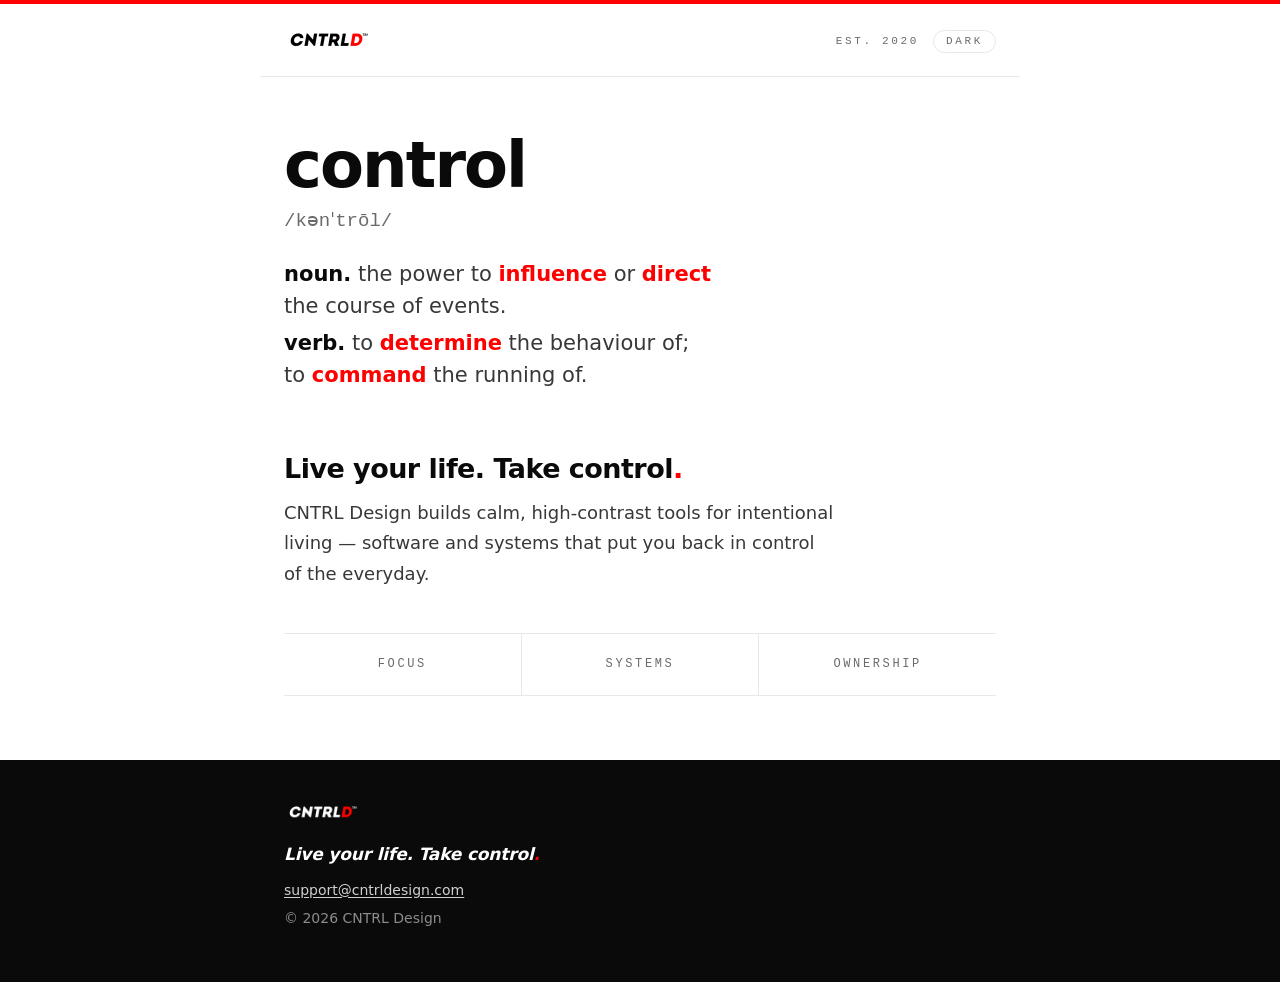
<file: index.html>
<!doctype html>
<html lang="en">
<head>
  <meta charset="utf-8">
  <meta name="viewport" content="width=device-width, initial-scale=1">
  <title>CNTRL Design — Live your life. Take control.</title>
  <meta name="description" content="CNTRL Design builds calm, high-contrast tools for intentional living &mdash; software and systems that put you back in control of the everyday.">
  <link rel="canonical" href="https://cntrldesign.com/">
  <meta property="og:title" content="CNTRL Design — Live your life. Take control.">
  <meta property="og:description" content="CNTRL Design builds calm, high-contrast tools for intentional living &mdash; software and systems that put you back in control of the everyday.">
  <meta property="og:url" content="https://cntrldesign.com/">
  <meta property="og:site_name" content="CNTRL Design">
  <meta property="og:type" content="website">
  <meta name="twitter:card" content="summary">
  <meta name="twitter:title" content="CNTRL Design — Live your life. Take control.">
  <meta name="twitter:description" content="CNTRL Design builds calm, high-contrast tools for intentional living &mdash; software and systems that put you back in control of the everyday.">
  <meta name="twitter:url" content="https://cntrldesign.com/">
  <link rel="icon" href="favicon.svg" type="image/svg+xml">
  <link rel="icon" href="favicon.png" sizes="256x256" type="image/png">
  <link rel="apple-touch-icon" href="apple-touch-icon.png">
  <link rel="stylesheet" href="style.css">
  <script>
  (function(){try{var t=localStorage.getItem('theme');if(t==='dark')document.documentElement.setAttribute('data-theme','dark');}catch(e){}
  document.addEventListener('DOMContentLoaded',function(){var h=document.querySelector('.site-head');if(!h)return;var b=document.createElement('button');b.className='theme-toggle';b.type='button';var cur=function(){return document.documentElement.getAttribute('data-theme')==='dark'?'dark':'light';};var upd=function(){var d=cur()==='dark';b.textContent=d?'Light':'Dark';b.setAttribute('aria-label',d?'Switch to light mode':'Switch to dark mode');};upd();b.addEventListener('click',function(){var n=cur()==='dark'?'light':'dark';if(n==='dark')document.documentElement.setAttribute('data-theme','dark');else document.documentElement.removeAttribute('data-theme');try{localStorage.setItem('theme',n);}catch(e){}upd();});h.appendChild(b);});})();
  </script>
</head>
<body>
  <a class="skip" href="#main">Skip to content</a>
  <div class="brandbar"></div>

  <header class="site-head">
    <a class="logo" href="index.html" aria-label="CNTRL Design home">
      <img class="logo-light" src="img/logo-black.png" alt="CNTRL Design" width="180" height="60" loading="eager">
      <img class="logo-dark" src="img/logo-white.png" alt="CNTRL Design" width="180" height="60" loading="eager">
    </a>
    <span class="label">Est. 2020</span>
  </header>

  <main class="wrap" id="main">
    <section class="def">
      <h1 class="def-word">control</h1>
      <p class="def-ipa">/k&#601;n&#712;tr&#333;l/</p>
      <p class="def-line"><span class="pos">noun.</span> the power to <span class="kw">influence</span> or <span class="kw">direct</span> the course of events.</p>
      <p class="def-line"><span class="pos">verb.</span> to <span class="kw">determine</span> the behaviour of; to <span class="kw">command</span> the running of.</p>
    </section>

    <p class="tagline">Live your life. Take control<span class="dot">.</span></p>
    <p class="lede">CNTRL Design builds calm, high-contrast tools for intentional living &mdash; software and systems that put you back in control of the everyday.</p>

    <div class="principles">
      <div class="principle">Focus</div>
      <div class="principle">Systems</div>
      <div class="principle">Ownership</div>
    </div>

  </main>

  <footer class="site-foot">
    <div class="wrap">
      <img class="foot-logo" src="img/logo-white.png" alt="CNTRL Design" width="180" height="60" loading="lazy">
      <p class="foot-tag">Live your life. Take control<span class="dot">.</span></p>
      <p class="meta-row"><a href="mailto:support@cntrldesign.com">support@cntrldesign.com</a></p>
      <p class="meta-row">&copy; 2026 CNTRL Design</p>
    </div>
  </footer>
</body>
</html>
</file>
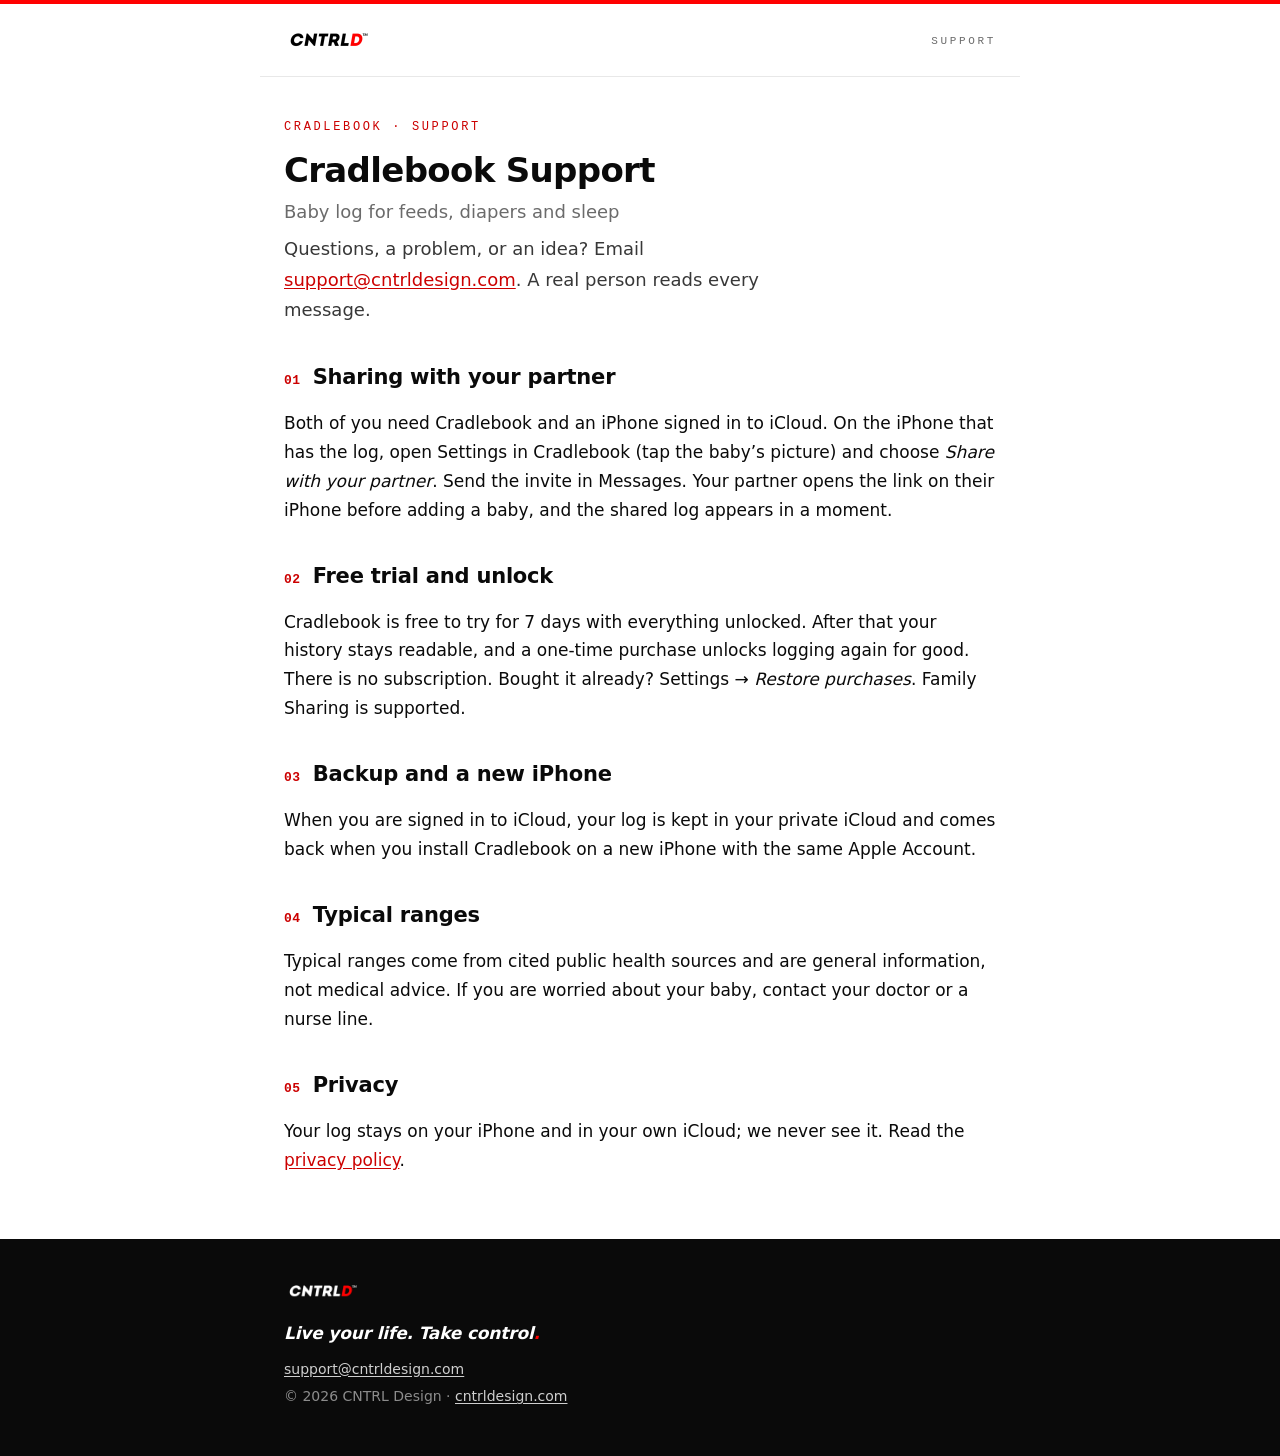
<file: cradlebook/index.html>
<!doctype html>
<html lang="en">
<head>
  <meta charset="utf-8">
  <meta name="viewport" content="width=device-width, initial-scale=1">
  <title>Cradlebook — Support · CNTRL Design</title>
  <meta name="description" content="Support for Cradlebook by CNTRL Design.">
  <meta name="robots" content="index, follow">
  <link rel="icon" href="../favicon.svg" type="image/svg+xml">
  <link rel="icon" href="../favicon.png" sizes="256x256" type="image/png">
  <link rel="apple-touch-icon" href="../apple-touch-icon.png">
  <link rel="stylesheet" href="../style.css">
</head>
<body>
  <a class="skip" href="#main">Skip to content</a>
  <!--
    CNTRL Design privacy-policy TEMPLATE.
    To make a new app's policy:
      1. Copy this /template/privacy/ folder to /<appname>/privacy/
      2. Find & replace Cradlebook and {{APP_TAGLINE}}
      3. Set the "Last updated" date
      4. REWRITE section 02 ("Information that leaves your device") to match
         what THAT app actually sends off-device. Delete anything that doesn't apply.
      5. Keep sections 01, 03-10 unless the app genuinely differs.
    See template/README.md for the full checklist.
  -->
  <div class="brandbar"></div>

  <header class="site-head">
    <a class="logo" href="../index.html" aria-label="CNTRL Design home">
      <img class="logo-light" src="../img/logo-black.png" alt="CNTRL Design" width="180" height="60" loading="eager">
      <img class="logo-dark" src="../img/logo-white.png" alt="CNTRL Design" width="180" height="60" loading="eager">
    </a>
    <span class="label">Support</span>
  </header>

  <main class="wrap" id="main">
<p class="eyebrow" style="margin-top:40px">Cradlebook &middot; Support</p>
<h1>Cradlebook Support</h1>
<p class="subtitle">Baby log for feeds, diapers and sleep</p>

<p class="lede">Questions, a problem, or an idea? Email <a href="mailto:support@cntrldesign.com">support@cntrldesign.com</a>. A real person reads every message.</p>

<section class="sec">
<div class="sec-h"><span class="sec-n">01</span><h2>Sharing with your partner</h2></div>
<p>Both of you need Cradlebook and an iPhone signed in to iCloud. On the iPhone that has the log, open Settings in Cradlebook (tap the baby&rsquo;s picture) and choose <em>Share with your partner</em>. Send the invite in Messages. Your partner opens the link on their iPhone before adding a baby, and the shared log appears in a moment.</p>
</section>

<section class="sec">
<div class="sec-h"><span class="sec-n">02</span><h2>Free trial and unlock</h2></div>
<p>Cradlebook is free to try for 7 days with everything unlocked. After that your history stays readable, and a one-time purchase unlocks logging again for good. There is no subscription. Bought it already? Settings &rarr; <em>Restore purchases</em>. Family Sharing is supported.</p>
</section>

<section class="sec">
<div class="sec-h"><span class="sec-n">03</span><h2>Backup and a new iPhone</h2></div>
<p>When you are signed in to iCloud, your log is kept in your private iCloud and comes back when you install Cradlebook on a new iPhone with the same Apple Account.</p>
</section>

<section class="sec">
<div class="sec-h"><span class="sec-n">04</span><h2>Typical ranges</h2></div>
<p>Typical ranges come from cited public health sources and are general information, not medical advice. If you are worried about your baby, contact your doctor or a nurse line.</p>
</section>

<section class="sec">
<div class="sec-h"><span class="sec-n">05</span><h2>Privacy</h2></div>
<p>Your log stays on your iPhone and in your own iCloud; we never see it. Read the <a href="privacy/">privacy policy</a>.</p>
</section>
</main>

  <footer class="site-foot">
    <div class="wrap">
      <img class="foot-logo" src="../img/logo-white.png" alt="CNTRL Design" width="180" height="60" loading="lazy">
      <p class="foot-tag">Live your life. Take control<span class="dot">.</span></p>
      <p class="meta-row"><a href="mailto:support@cntrldesign.com">support@cntrldesign.com</a></p>
      <p class="meta-row">&copy; 2026 CNTRL Design &middot; <a href="../index.html">cntrldesign.com</a></p>
    </div>
  </footer>
</body>
</html>
</file>
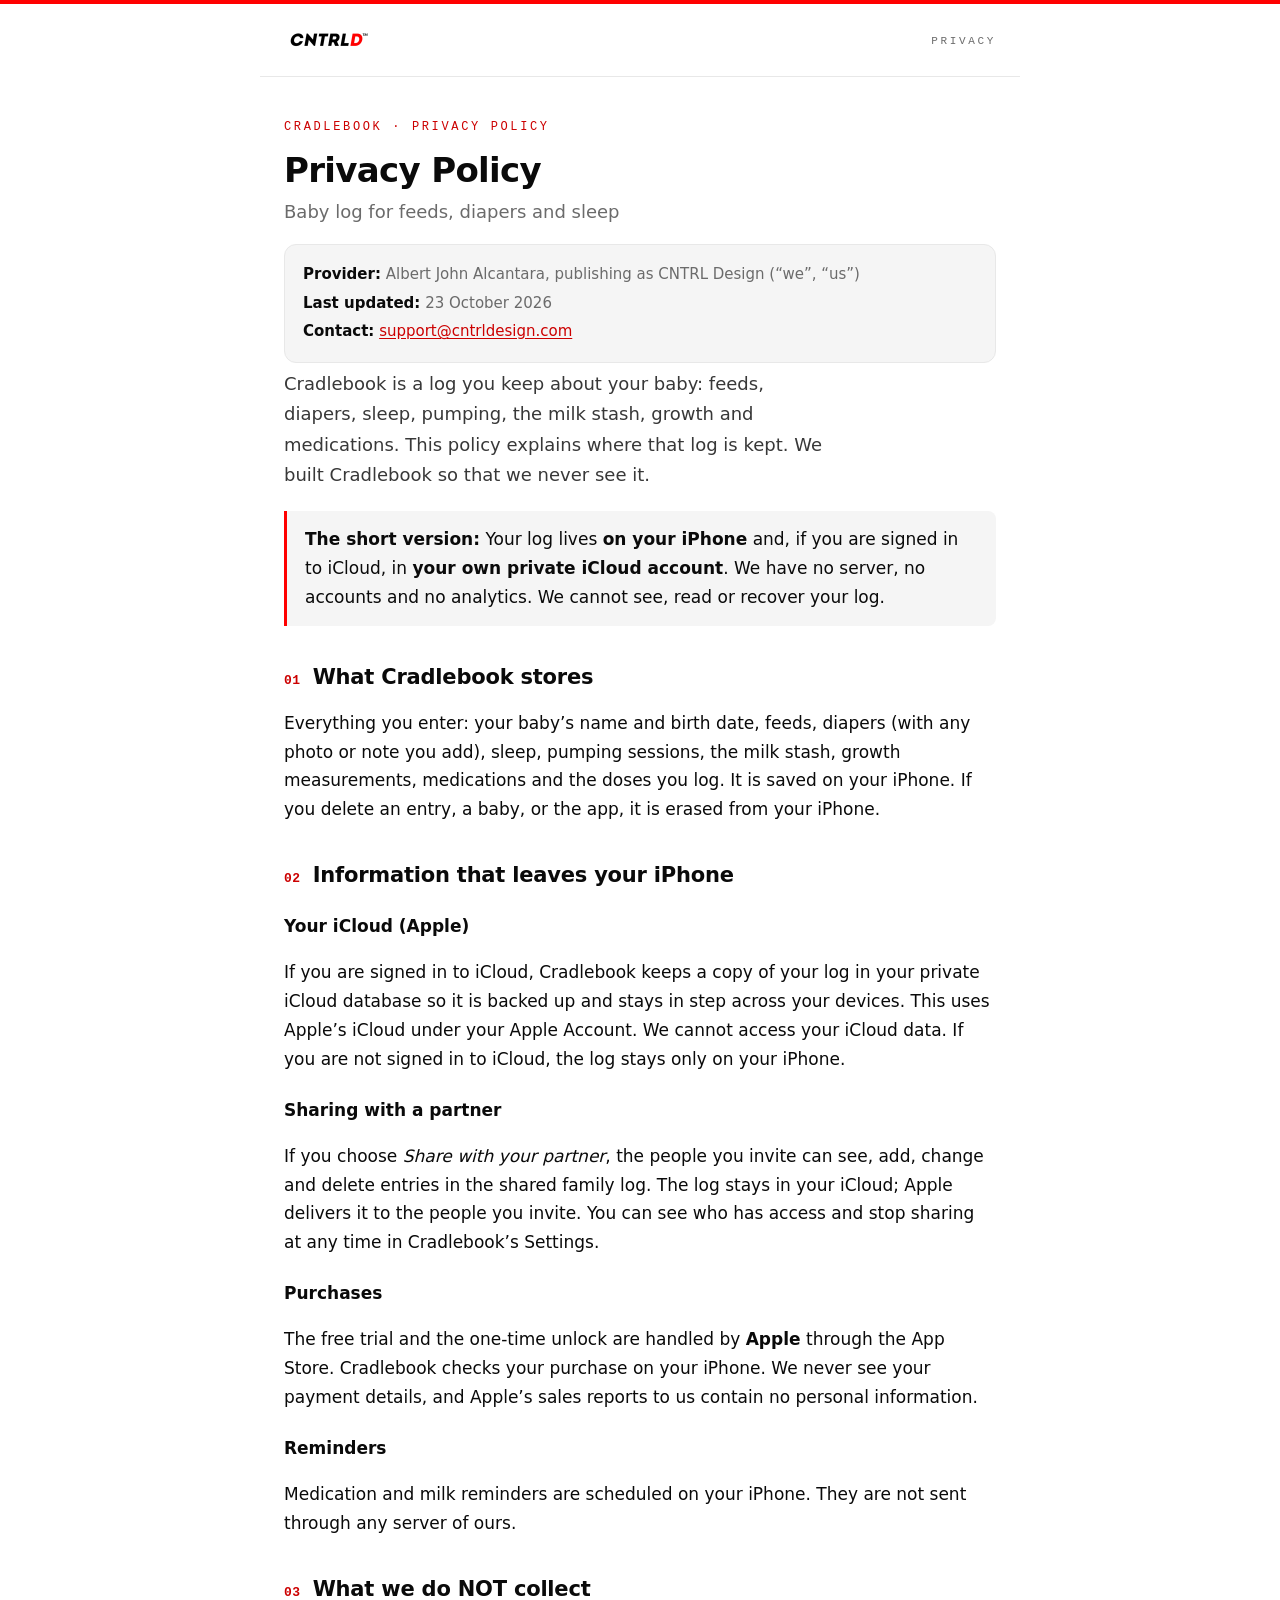
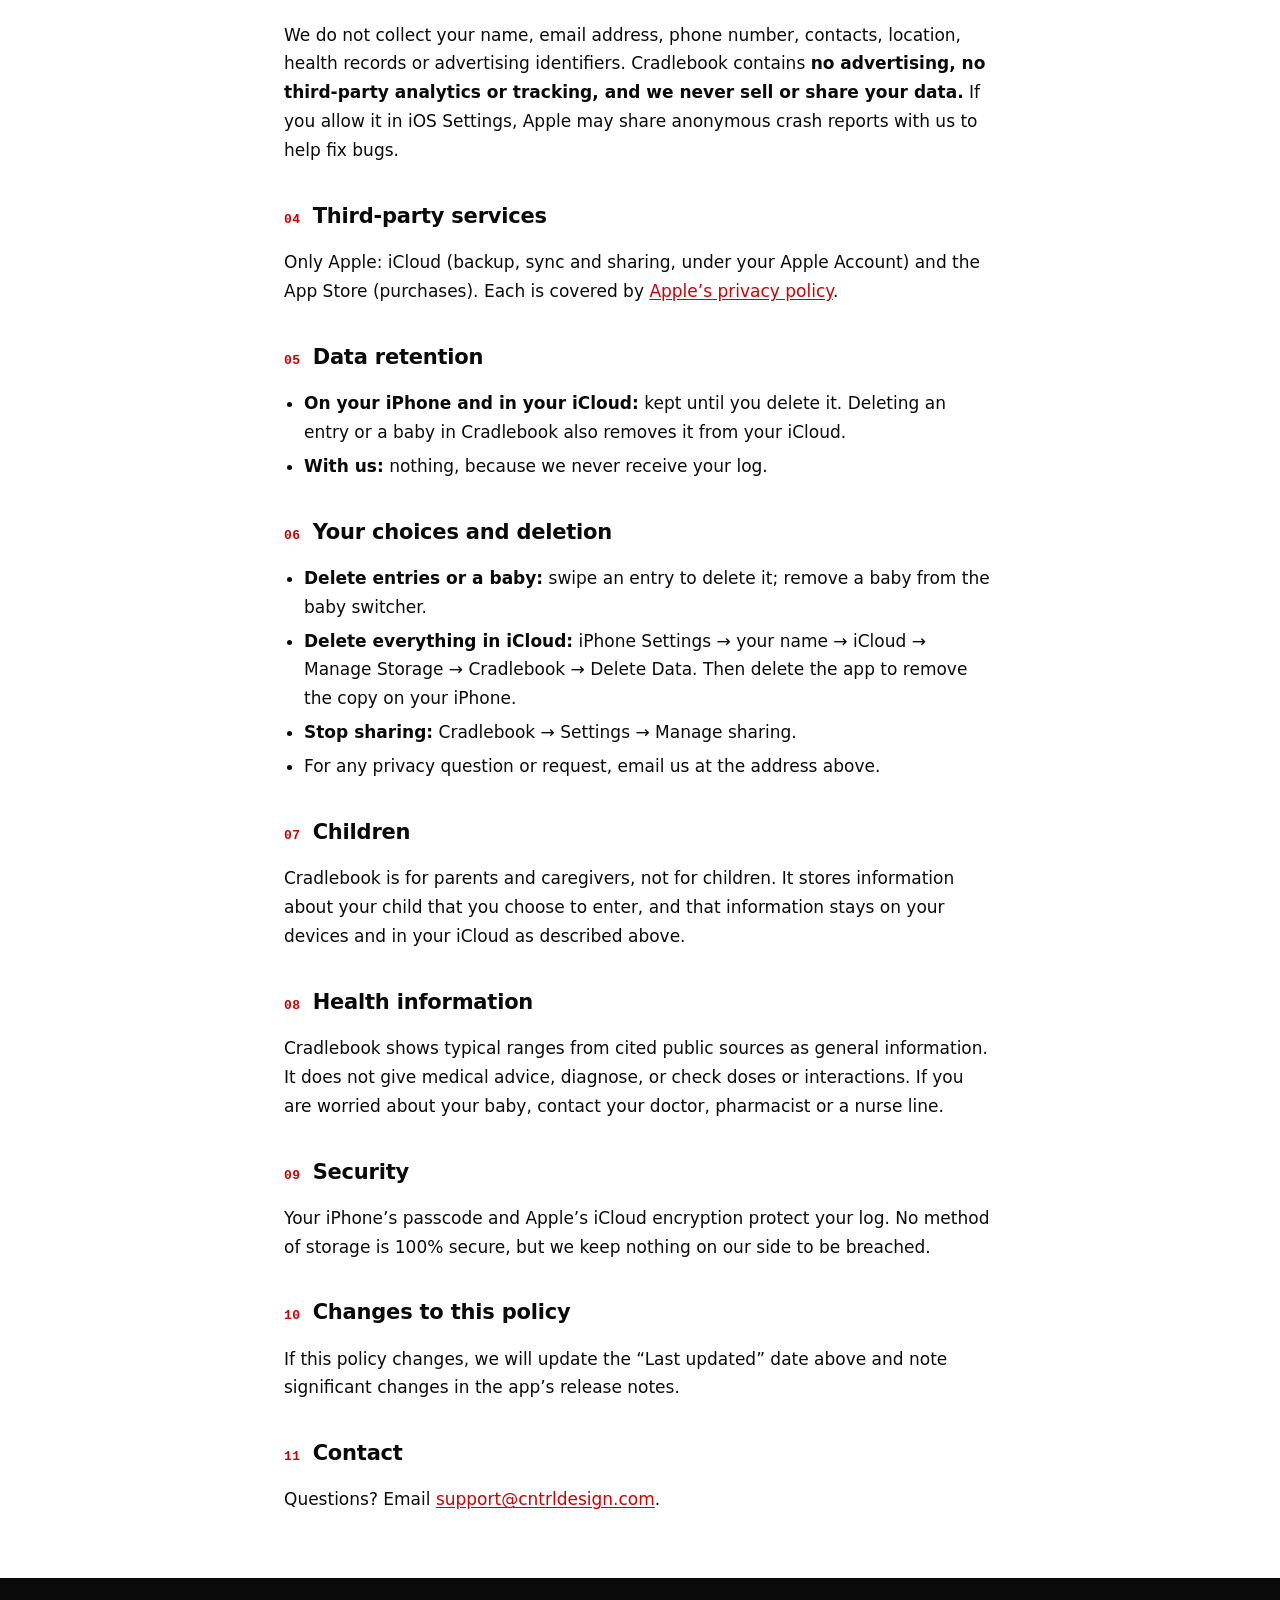
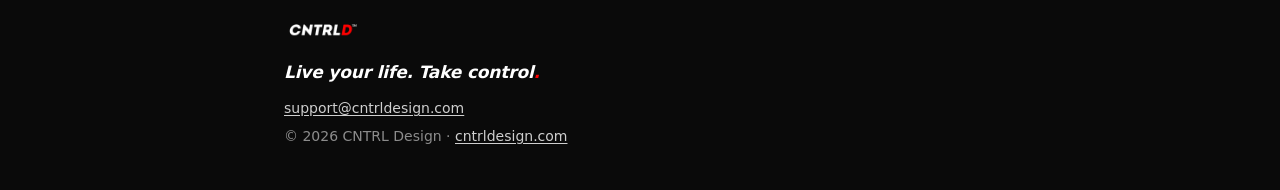
<file: cradlebook/privacy/index.html>
<!doctype html>
<html lang="en">
<head>
  <meta charset="utf-8">
  <meta name="viewport" content="width=device-width, initial-scale=1">
  <title>Cradlebook — Privacy Policy · CNTRL Design</title>
  <meta name="description" content="Privacy policy for Cradlebook by CNTRL Design.">
  <meta name="robots" content="index, follow">
  <link rel="icon" href="../../favicon.svg" type="image/svg+xml">
  <link rel="icon" href="../../favicon.png" sizes="256x256" type="image/png">
  <link rel="apple-touch-icon" href="../../apple-touch-icon.png">
  <link rel="stylesheet" href="../../style.css">
</head>
<body>
  <a class="skip" href="#main">Skip to content</a>
  <!--
    CNTRL Design privacy-policy TEMPLATE.
    To make a new app's policy:
      1. Copy this /template/privacy/ folder to /<appname>/privacy/
      2. Find & replace Cradlebook and Baby log for feeds, diapers and sleep
      3. Set the "Last updated" date
      4. REWRITE section 02 ("Information that leaves your device") to match
         what THAT app actually sends off-device. Delete anything that doesn't apply.
      5. Keep sections 01, 03-10 unless the app genuinely differs.
    See template/README.md for the full checklist.
  -->
  <div class="brandbar"></div>

  <header class="site-head">
    <a class="logo" href="../../index.html" aria-label="CNTRL Design home">
      <img class="logo-light" src="../../img/logo-black.png" alt="CNTRL Design" width="180" height="60" loading="eager">
      <img class="logo-dark" src="../../img/logo-white.png" alt="CNTRL Design" width="180" height="60" loading="eager">
    </a>
    <span class="label">Privacy</span>
  </header>

  <main class="wrap" id="main">
<p class="eyebrow" style="margin-top:40px">Cradlebook &middot; Privacy Policy</p>
<h1>Privacy Policy</h1>
<p class="subtitle">Baby log for feeds, diapers and sleep</p>

<div class="meta">
<div><strong>Provider:</strong> Albert John Alcantara, publishing as CNTRL Design (&ldquo;we&rdquo;, &ldquo;us&rdquo;)</div>
<div><strong>Last updated:</strong> 23 October 2026</div>
<div><strong>Contact:</strong> <a href="mailto:support@cntrldesign.com">support@cntrldesign.com</a></div>
</div>

<p class="lede">Cradlebook is a log you keep about your baby: feeds, diapers, sleep, pumping, the milk stash, growth and medications. This policy explains where that log is kept. We built Cradlebook so that we never see it.</p>

<div class="callout">
<strong>The short version:</strong> Your log lives <strong>on your iPhone</strong> and, if you are signed in to iCloud, in <strong>your own private iCloud account</strong>. We have no server, no accounts and no analytics. We cannot see, read or recover your log.
</div>

<section class="sec">
<div class="sec-h"><span class="sec-n">01</span><h2>What Cradlebook stores</h2></div>
<p>Everything you enter: your baby&rsquo;s name and birth date, feeds, diapers (with any photo or note you add), sleep, pumping sessions, the milk stash, growth measurements, medications and the doses you log. It is saved on your iPhone. If you delete an entry, a baby, or the app, it is erased from your iPhone.</p>
</section>

<section class="sec">
<div class="sec-h"><span class="sec-n">02</span><h2>Information that leaves your iPhone</h2></div>
<h3>Your iCloud (Apple)</h3>
<p>If you are signed in to iCloud, Cradlebook keeps a copy of your log in your private iCloud database so it is backed up and stays in step across your devices. This uses Apple&rsquo;s iCloud under your Apple Account. We cannot access your iCloud data. If you are not signed in to iCloud, the log stays only on your iPhone.</p>
<h3>Sharing with a partner</h3>
<p>If you choose <em>Share with your partner</em>, the people you invite can see, add, change and delete entries in the shared family log. The log stays in your iCloud; Apple delivers it to the people you invite. You can see who has access and stop sharing at any time in Cradlebook&rsquo;s Settings.</p>
<h3>Purchases</h3>
<p>The free trial and the one-time unlock are handled by <strong>Apple</strong> through the App Store. Cradlebook checks your purchase on your iPhone. We never see your payment details, and Apple&rsquo;s sales reports to us contain no personal information.</p>
<h3>Reminders</h3>
<p>Medication and milk reminders are scheduled on your iPhone. They are not sent through any server of ours.</p>
</section>

<section class="sec">
<div class="sec-h"><span class="sec-n">03</span><h2>What we do NOT collect</h2></div>
<p>We do not collect your name, email address, phone number, contacts, location, health records or advertising identifiers. Cradlebook contains <strong>no advertising, no third-party analytics or tracking, and we never sell or share your data.</strong> If you allow it in iOS Settings, Apple may share anonymous crash reports with us to help fix bugs.</p>
</section>

<section class="sec">
<div class="sec-h"><span class="sec-n">04</span><h2>Third-party services</h2></div>
<p>Only Apple: iCloud (backup, sync and sharing, under your Apple Account) and the App Store (purchases). Each is covered by <a href="https://www.apple.com/legal/privacy/">Apple&rsquo;s privacy policy</a>.</p>
</section>

<section class="sec">
<div class="sec-h"><span class="sec-n">05</span><h2>Data retention</h2></div>
<ul>
<li><strong>On your iPhone and in your iCloud:</strong> kept until you delete it. Deleting an entry or a baby in Cradlebook also removes it from your iCloud.</li>
<li><strong>With us:</strong> nothing, because we never receive your log.</li>
</ul>
</section>

<section class="sec">
<div class="sec-h"><span class="sec-n">06</span><h2>Your choices and deletion</h2></div>
<ul>
<li><strong>Delete entries or a baby:</strong> swipe an entry to delete it; remove a baby from the baby switcher.</li>
<li><strong>Delete everything in iCloud:</strong> iPhone Settings &rarr; your name &rarr; iCloud &rarr; Manage Storage &rarr; Cradlebook &rarr; Delete Data. Then delete the app to remove the copy on your iPhone.</li>
<li><strong>Stop sharing:</strong> Cradlebook &rarr; Settings &rarr; Manage sharing.</li>
<li>For any privacy question or request, email us at the address above.</li>
</ul>
</section>

<section class="sec">
<div class="sec-h"><span class="sec-n">07</span><h2>Children</h2></div>
<p>Cradlebook is for parents and caregivers, not for children. It stores information about your child that you choose to enter, and that information stays on your devices and in your iCloud as described above.</p>
</section>

<section class="sec">
<div class="sec-h"><span class="sec-n">08</span><h2>Health information</h2></div>
<p>Cradlebook shows typical ranges from cited public sources as general information. It does not give medical advice, diagnose, or check doses or interactions. If you are worried about your baby, contact your doctor, pharmacist or a nurse line.</p>
</section>

<section class="sec">
<div class="sec-h"><span class="sec-n">09</span><h2>Security</h2></div>
<p>Your iPhone&rsquo;s passcode and Apple&rsquo;s iCloud encryption protect your log. No method of storage is 100% secure, but we keep nothing on our side to be breached.</p>
</section>

<section class="sec">
<div class="sec-h"><span class="sec-n">10</span><h2>Changes to this policy</h2></div>
<p>If this policy changes, we will update the &ldquo;Last updated&rdquo; date above and note significant changes in the app&rsquo;s release notes.</p>
</section>

<section class="sec">
<div class="sec-h"><span class="sec-n">11</span><h2>Contact</h2></div>
<p>Questions? Email <a href="mailto:support@cntrldesign.com">support@cntrldesign.com</a>.</p>
</section>
</main>

  <footer class="site-foot">
    <div class="wrap">
      <img class="foot-logo" src="../../img/logo-white.png" alt="CNTRL Design" width="180" height="60" loading="lazy">
      <p class="foot-tag">Live your life. Take control<span class="dot">.</span></p>
      <p class="meta-row"><a href="mailto:support@cntrldesign.com">support@cntrldesign.com</a></p>
      <p class="meta-row">&copy; 2026 CNTRL Design &middot; <a href="../../index.html">cntrldesign.com</a></p>
    </div>
  </footer>
</body>
</html>
</file>
<file: style.css>
:root {
  --bg: #ffffff;
  --ink: #0a0a0a;
  --ink-soft: #383838;
  --muted: #6b6b6b;
  --hair: #e8e8e8;
  --surface: #f5f5f5;
  --red: #ff0000;
  --red-ink: #cc0000;
  --sans: "Inter", ui-sans-serif, system-ui, -apple-system, "Segoe UI", Roboto, Helvetica, Arial, sans-serif;
  --mono: ui-monospace, SFMono-Regular, "SF Mono", Menlo, Consolas, monospace;
  --maxw: 760px;
}
/* Dark theme is OPT-IN via the header toggle (data-theme="dark"). Light is the
   welcoming default for everyone, regardless of OS setting. */
:root[data-theme="dark"] {
  --bg: #0a0a0a;
  --ink: #f5f5f5;
  --ink-soft: #cfcfcf;
  --muted: #9a9a9a;
  --hair: #242424;
  --surface: #151515;
  --red: #ff3636;
  --red-ink: #ff5a5a;
}
* { box-sizing: border-box; }
html { -webkit-text-size-adjust: 100%; }
body {
  margin: 0;
  background: var(--bg);
  color: var(--ink);
  font-family: var(--sans);
  font-size: 17px;
  line-height: 1.7;
  -webkit-font-smoothing: antialiased;
  text-rendering: optimizeLegibility;
}
.brandbar { height: 4px; background: var(--red); }
.wrap { max-width: var(--maxw); margin: 0 auto; padding: 0 24px; }

/* Header + logo */
.site-head {
  display: flex;
  align-items: center;
  justify-content: space-between;
  padding: 22px 24px 20px;
  max-width: var(--maxw);
  margin: 0 auto;
  border-bottom: 1px solid var(--hair);
}
.logo { display: inline-flex; line-height: 0; margin-right: auto; }
.logo img { height: 30px; width: auto; }
.logo .logo-light { display: block; }
.logo .logo-dark { display: none; }
:root[data-theme="dark"] .logo .logo-light { display: none; }
:root[data-theme="dark"] .logo .logo-dark { display: block; }
.label {
  font-family: var(--mono);
  font-size: 11px;
  letter-spacing: 0.24em;
  text-transform: uppercase;
  color: var(--muted);
}
/* Dark-mode toggle (injected into the header by the inline theme script) */
.theme-toggle {
  font-family: var(--mono);
  font-size: 11px;
  letter-spacing: 0.24em;
  text-transform: uppercase;
  color: var(--muted);
  background: none;
  border: 1px solid var(--hair);
  border-radius: 999px;
  padding: 5px 12px;
  cursor: pointer;
  line-height: 1;
  margin-left: 14px;
  transition: color 0.15s ease, border-color 0.15s ease;
}
.theme-toggle:hover { color: var(--ink); border-color: var(--muted); }
.theme-toggle:focus-visible { outline: 2px solid var(--red); outline-offset: 2px; }

/* Eyebrow */
.eyebrow {
  font-family: var(--mono);
  font-size: 12px;
  letter-spacing: 0.22em;
  text-transform: uppercase;
  color: var(--red-ink);
  margin: 0 0 14px;
}

/* Headings + text */
h1 { font-size: 34px; line-height: 1.12; letter-spacing: -0.02em; font-weight: 800; margin: 0 0 8px; }
h2 { font-size: 21px; line-height: 1.25; letter-spacing: -0.01em; font-weight: 700; margin: 0; }
h3 { font-size: 17px; font-weight: 700; margin: 22px 0 4px; }
p, li { font-size: 17px; }
a { color: var(--red-ink); text-underline-offset: 2px; }
a:hover { text-decoration: underline; }
ul { padding-left: 20px; }
li { margin: 5px 0; }
strong { font-weight: 700; }

/* Definition hero (control motif) */
.def { padding: 56px 0 8px; }
.def-word { font-size: 64px; font-weight: 800; letter-spacing: -0.03em; line-height: 1; margin: 0; }
.def-ipa { font-family: var(--mono); font-size: 19px; color: var(--muted); margin: 8px 0 22px; }
.def-line { font-size: 21px; line-height: 1.5; margin: 6px 0; color: var(--ink-soft); max-width: 32ch; }
.def-line .pos { color: var(--ink); font-weight: 700; }
.kw { color: var(--red); font-weight: 700; }

/* Tagline + lede */
.tagline { font-size: 27px; font-weight: 800; letter-spacing: -0.02em; line-height: 1.2; margin: 48px 0 12px; }
.tagline .dot { color: var(--red); }
.lede { font-size: 18px; color: var(--ink-soft); max-width: 48ch; margin: 0; }
.subtitle { font-size: 18px; color: var(--muted); margin: 0 0 6px; }

/* Principles row */
.principles { display: flex; border-top: 1px solid var(--hair); border-bottom: 1px solid var(--hair); margin: 44px 0; }
.principle { flex: 1; padding: 20px 0; text-align: center; font-family: var(--mono); font-size: 12px; letter-spacing: 0.22em; text-transform: uppercase; color: var(--muted); border-left: 1px solid var(--hair); }
.principle:first-child { border-left: 0; }

/* Blocks */
.block { border-top: 1px solid var(--hair); padding: 36px 0 8px; }

/* Meta card */
.meta {
  background: var(--surface);
  border: 1px solid var(--hair);
  border-radius: 12px;
  padding: 14px 18px;
  font-size: 15px;
  color: var(--muted);
  margin: 16px 0 6px;
}
.meta div { margin: 3px 0; }
.meta strong { color: var(--ink); font-weight: 600; }

/* Callout */
.callout {
  background: var(--surface);
  border-left: 3px solid var(--red);
  border-radius: 0 8px 8px 0;
  padding: 14px 18px;
  margin: 20px 0;
}

/* Product screenshot — a minimal device frame for real app screenshots. Fixed dark bezel
   regardless of site theme (a phone's chassis doesn't flip with a dark-mode toggle). */
.phone-shot { max-width: 240px; margin: 28px auto; padding: 10px; background: #111214;
  border-radius: 32px; box-shadow: 0 1px 2px rgba(0,0,0,0.06); }
.phone-shot img { display: block; width: 100%; border-radius: 22px; }

/* CTA button */
.cta {
  display: inline-block;
  background: var(--ink);
  color: var(--bg);
  font-weight: 700;
  padding: 12px 22px;
  border-radius: 10px;
  text-decoration: none;
  margin: 10px 0 4px;
}
.cta:hover { text-decoration: none; opacity: 0.9; }

/* Numbered sections */
.sec { margin: 38px 0 0; }
.sec-h { display: flex; align-items: baseline; gap: 12px; margin: 0 0 8px; }
.sec-n { font-family: var(--mono); font-size: 13px; font-weight: 600; color: var(--red-ink); letter-spacing: 0.04em; }

hr { border: 0; border-top: 1px solid var(--hair); margin: 30px 0; }

/* Footer (always dark) */
.site-foot { background: #0a0a0a; color: #cfcfcf; margin-top: 64px; padding: 40px 0 48px; }
.site-foot .wrap { max-width: var(--maxw); }
.foot-logo { height: 26px; width: auto; display: block; margin: 0 0 14px; }
.site-foot .foot-tag { font-weight: 800; font-style: italic; letter-spacing: -0.01em; margin: 0 0 10px; color: #ffffff; }
.site-foot .foot-tag .dot { color: var(--red); }
.site-foot a { color: #ffffff; }
.site-foot .meta-row { font-size: 14px; color: #8c8c8c; margin: 4px 0; }
.site-foot .meta-row a { color: #cfcfcf; }

/* Accessibility */
.skip {
  position: absolute;
  left: -9999px;
  top: 0;
  z-index: 20;
  background: var(--red-ink);
  color: var(--bg);
  padding: 10px 16px;
  font-size: 14px;
  border-radius: 0 0 8px 0;
}
.skip:focus { left: 0; }
a:focus-visible,
.logo:focus-visible { outline: 2px solid var(--red); outline-offset: 3px; border-radius: 2px; }
.site-foot a:focus-visible { outline-color: #ffffff; }
@media (prefers-reduced-motion: no-preference) {
  a { transition: color 150ms ease; }
}

@media (max-width: 520px) {
  body { font-size: 16px; }
  h1 { font-size: 28px; }
  .def-word { font-size: 48px; }
  .tagline { font-size: 22px; }
  .def-line { font-size: 19px; }
}
</file>
